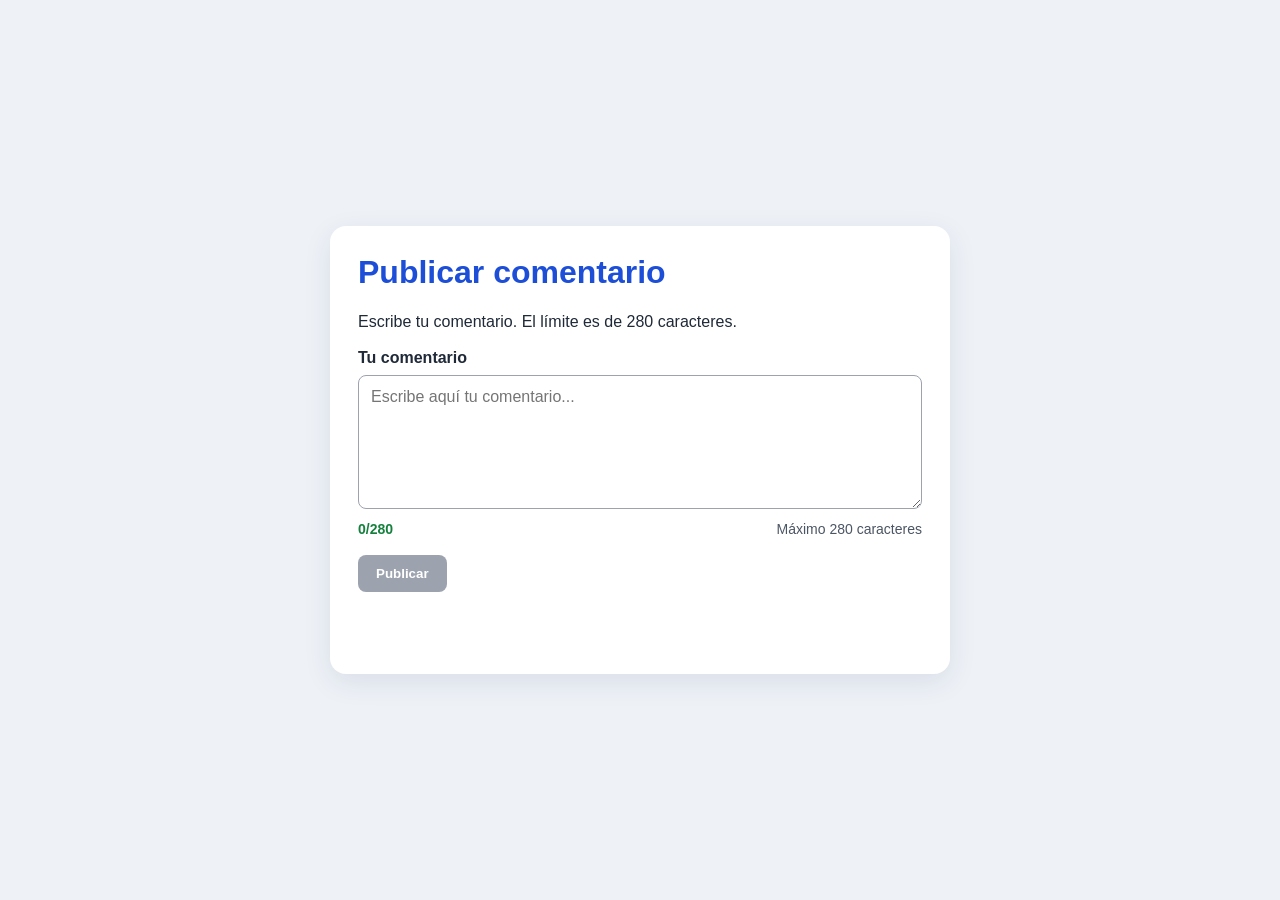
<file: ejercicio1/index.html>
<!DOCTYPE html>
<html lang="es">
<head>
  <meta charset="UTF-8">
  <meta name="viewport" content="width=device-width, initial-scale=1.0">
  <title>Comentario con límite</title>
  <link rel="stylesheet" href="styles.css">
  <script src="app.js" defer></script>
</head>
<body>
  <main class="contenedor">
    <h1>Publicar comentario</h1>
    <p>Escribe tu comentario. El límite es de 280 caracteres.</p>

    <form id="formComentario">
      <label for="comentario">Tu comentario</label>

      <textarea
        id="comentario"
        maxlength="280"
        rows="6"
        placeholder="Escribe aquí tu comentario..."
        required
      ></textarea>

      <div class="informacion">
        <span id="contador">0/280</span>
        <span>Máximo 280 caracteres</span>
      </div>

      <button id="btnPublicar" type="submit" disabled>
        Publicar
      </button>

      <p id="mensaje" role="status"></p>
    </form>
  </main>
</body>
</html>
</file>
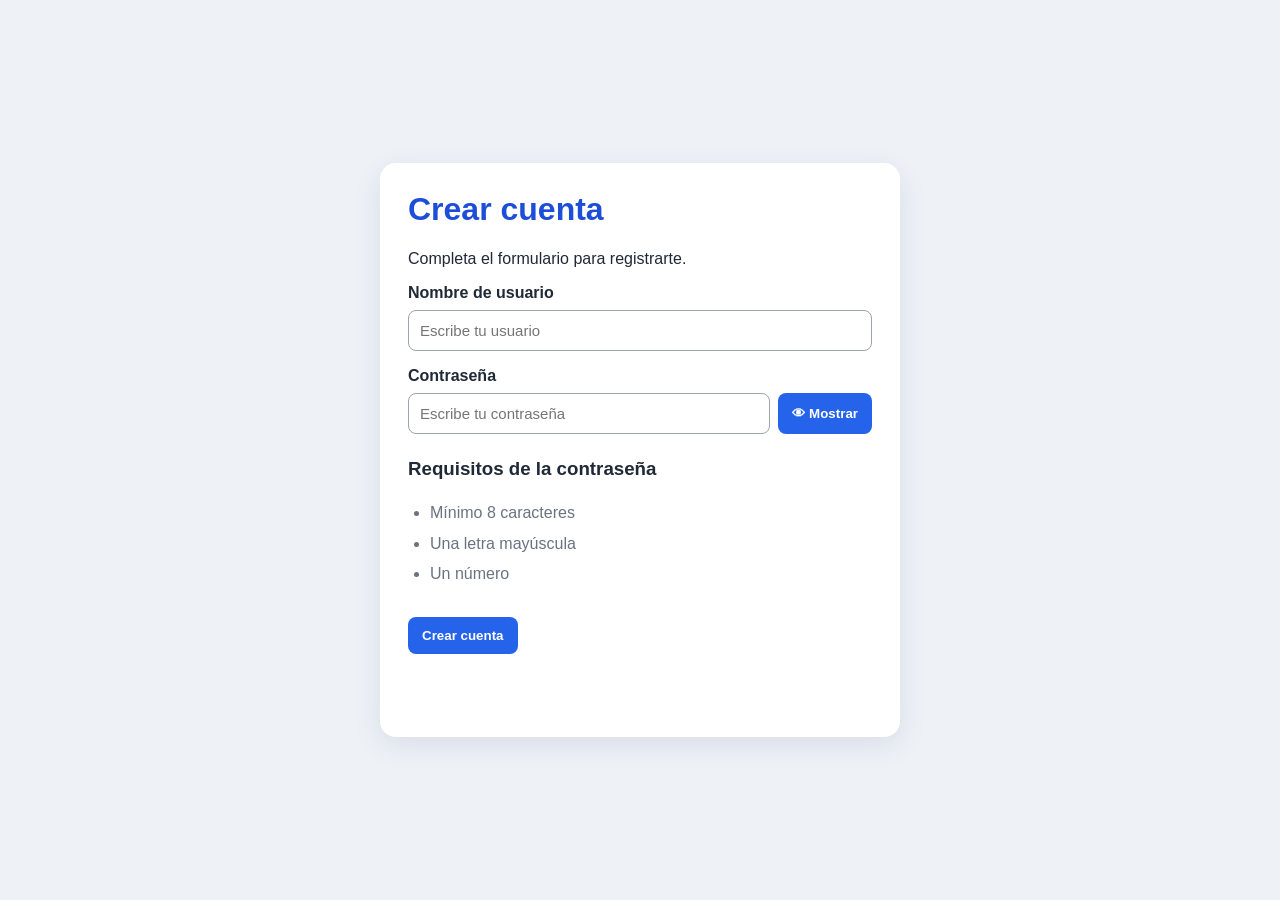
<file: ejercicio2/index.html>
<!DOCTYPE html>
<html lang="es">
<head>
    <meta charset="UTF-8">
    <meta name="viewport" content="width=device-width, initial-scale=1.0">
    <title>Contraseña segura</title>
    <link rel="stylesheet" href="styles.css">
    <script src="app.js" defer></script>
</head>
<body>

    <main class="contenedor">
        <h1>Crear cuenta</h1>
        <p>Completa el formulario para registrarte.</p>

        <form id="formRegistro">
            <label for="usuario">Nombre de usuario</label>
            <input
                type="text"
                id="usuario"
                name="usuario"
                placeholder="Escribe tu usuario"
                required
            >

            <label for="contrasena">Contraseña</label>

            <div class="grupo-contrasena">
                <input
                    type="password"
                    id="contrasena"
                    name="contrasena"
                    placeholder="Escribe tu contraseña"
                    required
                >

                <button type="button" id="btnMostrar">
                    👁 Mostrar
                </button>
            </div>

            <h3>Requisitos de la contraseña</h3>

            <ul class="requisitos">
                <li id="reqLongitud">Mínimo 8 caracteres</li>
                <li id="reqMayuscula">Una letra mayúscula</li>
                <li id="reqNumero">Un número</li>
            </ul>

            <button type="submit" id="btnCrear">
                Crear cuenta
            </button>

            <p id="mensaje" role="status" aria-live="polite"></p>
        </form>
    </main>

</body>
</html>
</file>
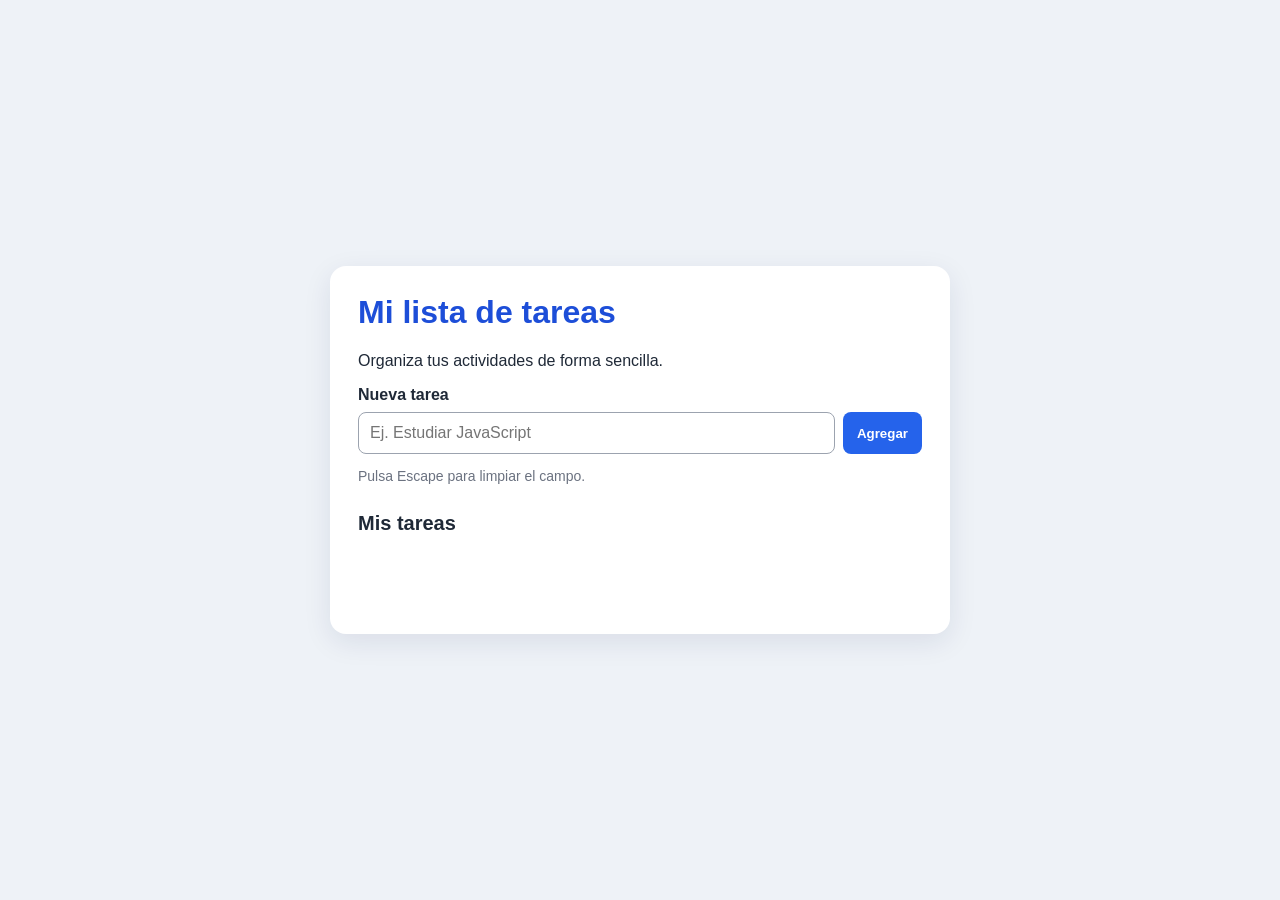
<file: ejercicio3/index.html>
<!DOCTYPE html>
<html lang="es">
<head>
    <meta charset="UTF-8">
    <meta name="viewport" content="width=device-width, initial-scale=1.0">
    <title>Lista de tareas</title>
    <link rel="stylesheet" href="styles.css">
    <script src="app.js" defer></script>
</head>
<body>

    <main class="contenedor">
        <h1>Mi lista de tareas</h1>
        <p>Organiza tus actividades de forma sencilla.</p>

        <form id="formTarea">
            <label for="tarea">Nueva tarea</label>

            <div class="grupo-entrada">
                <input
                    type="text"
                    id="tarea"
                    placeholder="Ej. Estudiar JavaScript"
                    autocomplete="off"
                >

                <button type="submit">Agregar</button>
            </div>

            <p class="ayuda">Pulsa Escape para limpiar el campo.</p>
        </form>

        <h2>Mis tareas</h2>

        <ul id="listaTareas" aria-label="Lista de tareas"></ul>

        <p id="mensaje" role="status" aria-live="polite"></p>
    </main>

</body>
</html>
</file>
<file: ejercicio1/styles.css>
* {
  box-sizing: border-box;
}

body {
  margin: 0;
  min-height: 100vh;
  display: grid;
  place-items: center;
  padding: 24px;
  font-family: Arial, sans-serif;
  background: #eef2f7;
  color: #1f2937;
}

.contenedor {
  width: 100%;
  max-width: 620px;
  padding: 28px;
  background: white;
  border-radius: 16px;
  box-shadow: 0 8px 28px #17255418;
}

h1 {
  margin-top: 0;
  color: #1d4ed8;
}

label {
  display: block;
  margin: 18px 0 8px;
  font-weight: bold;
}

textarea {
  width: 100%;
  resize: vertical;
  padding: 12px;
  border: 1px solid #9ca3af;
  border-radius: 8px;
  font: inherit;
}

textarea:focus {
  outline: 2px solid #93c5fd;
  border-color: #2563eb;
}

.informacion {
  display: flex;
  justify-content: space-between;
  gap: 12px;
  margin: 8px 0 18px;
  color: #4b5563;
  font-size: 14px;
}

#contador {
  font-weight: bold;
  color: #15803d;
}

#contador.naranja {
  color: #ea580c;
}

#contador.rojo {
  color: #dc2626;
}

button {
  border: 0;
  border-radius: 8px;
  padding: 11px 18px;
  background: #2563eb;
  color: white;
  font-weight: bold;
  cursor: pointer;
}

button:disabled {
  background: #9ca3af;
  cursor: not-allowed;
}

#mensaje {
  min-height: 1.4em;
  color: #15803d;
  font-weight: bold;
}
</file>
<file: ejercicio2/styles.css>
* {
    box-sizing: border-box;
}

body {
    margin: 0;
    min-height: 100vh;
    display: grid;
    place-items: center;
    padding: 24px;
    font-family: Arial, sans-serif;
    background: #eef2f7;
    color: #1f2937;
}

.contenedor {
    width: 100%;
    max-width: 520px;
    padding: 28px;
    background: white;
    border-radius: 16px;
    box-shadow: 0 8px 28px #17255418;
}

h1 {
    margin-top: 0;
    color: #1d4ed8;
}

h3 {
    margin-top: 24px;
}

label {
    display: block;
    margin: 16px 0 8px;
    font-weight: bold;
}

input {
    width: 100%;
    padding: 11px;
    border: 1px solid #9ca3af;
    border-radius: 8px;
    font-size: 15px;
}

input:focus {
    outline: 2px solid #93c5fd;
    border-color: #2563eb;
}

.grupo-contrasena {
    display: flex;
    gap: 8px;
}

.grupo-contrasena input {
    flex: 1;
    min-width: 0;
}

button {
    padding: 11px 14px;
    border: none;
    border-radius: 8px;
    background: #2563eb;
    color: white;
    font-weight: bold;
    cursor: pointer;
}

.grupo-contrasena button {
    white-space: nowrap;
}

button:hover {
    background: #1d4ed8;
}

.requisitos {
    padding-left: 22px;
    line-height: 1.9;
}

.requisitos li {
    color: #6b7280;
}

.requisitos li.cumplido {
    color: #15803d;
    font-weight: bold;
}

#btnCrear {
    margin-top: 12px;
}

#mensaje {
    min-height: 1.4em;
    font-weight: bold;
    color: #15803d;
}

#mensaje.error {
    color: #dc2626;
}
</file>
<file: ejercicio3/styles.css>
* {
    box-sizing: border-box;
}

body {
    margin: 0;
    min-height: 100vh;
    display: grid;
    place-items: center;
    padding: 24px;
    font-family: Arial, sans-serif;
    background: #eef2f7;
    color: #1f2937;
}

.contenedor {
    width: 100%;
    max-width: 620px;
    padding: 28px;
    background: white;
    border-radius: 16px;
    box-shadow: 0 8px 28px #17255418;
}

h1 {
    margin-top: 0;
    color: #1d4ed8;
}

h2 {
    margin-top: 28px;
    font-size: 20px;
}

label {
    display: block;
    margin: 16px 0 8px;
    font-weight: bold;
}

.grupo-entrada {
    display: flex;
    gap: 8px;
}

input {
    flex: 1;
    min-width: 0;
    padding: 11px;
    border: 1px solid #9ca3af;
    border-radius: 8px;
    font: inherit;
}

input:focus {
    outline: 2px solid #93c5fd;
    border-color: #2563eb;
}

button {
    border: none;
    border-radius: 8px;
    padding: 10px 14px;
    background: #2563eb;
    color: white;
    font-weight: bold;
    cursor: pointer;
}

button:hover {
    opacity: 0.9;
}

.ayuda {
    color: #6b7280;
    font-size: 14px;
}

#listaTareas {
    list-style: none;
    padding: 0;
    display: grid;
    gap: 10px;
}

#listaTareas li {
    display: flex;
    align-items: center;
    gap: 8px;
    padding: 12px;
    border: 1px solid #dbe3ef;
    border-radius: 8px;
}

.texto-tarea {
    flex: 1;
    min-width: 0;
    overflow-wrap: anywhere;
}

#listaTareas li.completada .texto-tarea {
    text-decoration: line-through;
    color: #6b7280;
}

button.completar {
    background: #15803d;
}

button.eliminar {
    background: #b91c1c;
}

#mensaje {
    min-height: 1.4em;
    color: #15803d;
    font-weight: bold;
}
</file>
